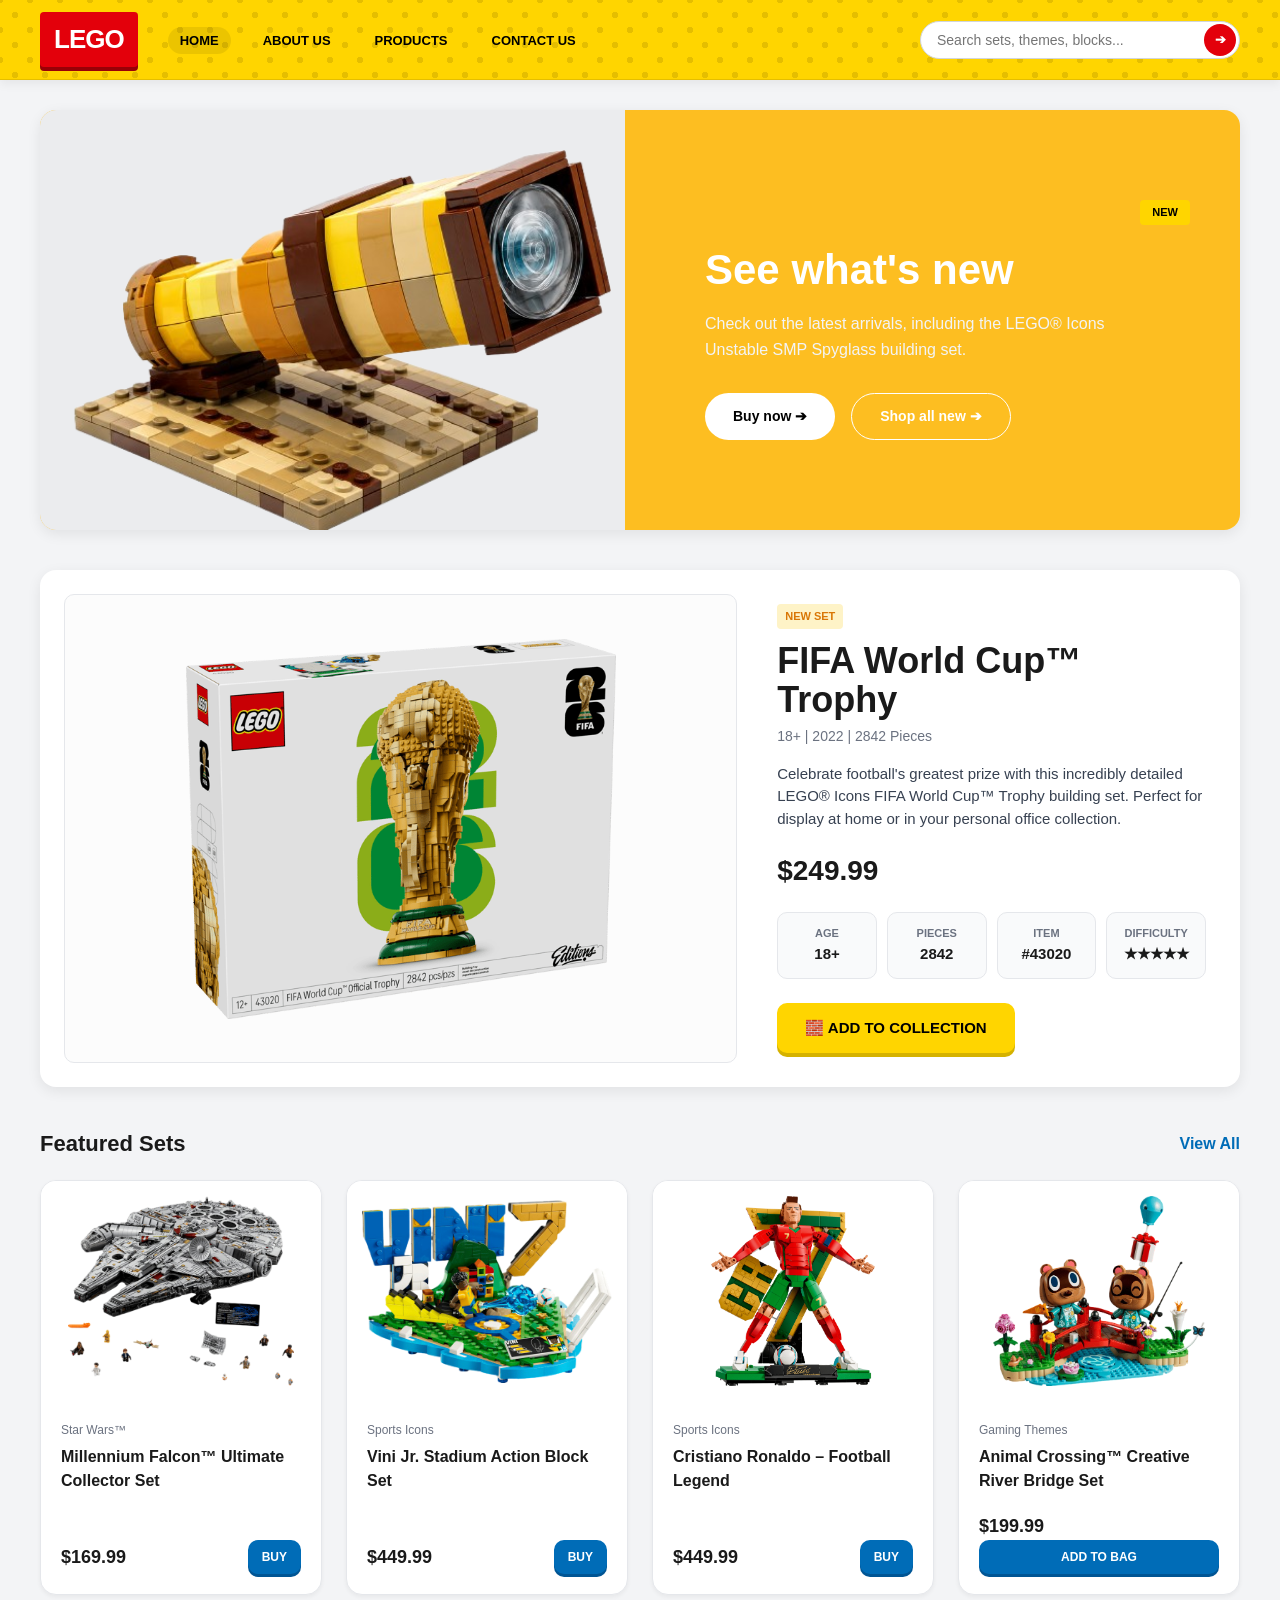
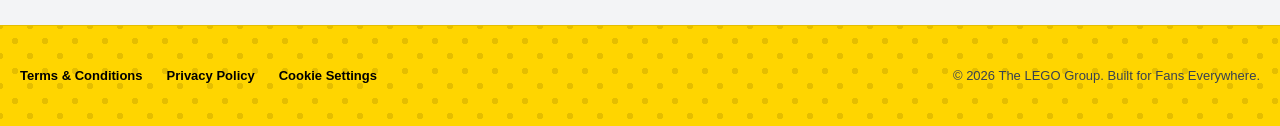
<file: index.html>
<!DOCTYPE html>
<html lang="en">
<head>
    <meta charset="UTF-8">
    <meta name="viewport" content="width=device-width, initial-scale=1.0">
    <title>LEGO® Official Store - Build Your World</title>
    <link rel="stylesheet" href="style.css">
</head>
<body>

    

    <header class="lego-stud-texture">
        <div class="nav-container">
            <div style="display: flex; align-items: center;">
                <a href="index.html" class="logo-link">
                    <div class="logo-square">LEGO</div>
                </a>
                <nav>
                    <ul>
                        <li><a href="index.html" class="active">Home</a></li>
                        <li><a href="aboutus.html">About Us</a></li>
                        <li><a href="products.html">Products</a></li>
                        <li><a href="contactus.html">Contact Us</a></li>
                    </ul>
                </nav>
            </div>
            <div class="search-container">
                <input type="text" placeholder="Search sets, themes, blocks...">
                <button>➔</button>
            </div>
        </div>
    </header>

    <main class="container">

        <section class="hero-showcase theme-banner spyglass-banner">
    <div class="banner-media">
        <img src="image-removebg-preview.png" alt="LEGO Unstable SMP Spyglass Set" class="main-banner-img">
    </div>

    <div class="banner-details">
        <span class="tag-new-pill">New</span>
        <h2>See what's new</h2>
        <p class="banner-description">
            Check out the latest arrivals, including the LEGO® Icons Unstable SMP Spyglass building set.
        </p>
        
        <div class="banner-actions">
            <a href="contactus.html" class="btn-pill btn-white">Buy now ➔</a>
            <a href="products.html" class="btn-pill btn-outline">Shop all new ➔</a>
        </div>
    </div>
</section>

        <section class="hero-showcase">
            <div class="hero-media-panel">
                <img src="image_946d3a.png" alt="FIFA World Cup Trophy Official LEGO Box">
            </div>
            <div class="hero-detail-panel">
                <span class="tag-new">New Set</span>
                <h1>FIFA World Cup™ Trophy</h1>
                <p class="hero-subtitle">18+ | 2022 | 2842 Pieces</p>
                <p class="hero-description">Celebrate football's greatest prize with this incredibly detailed LEGO® Icons FIFA World Cup™ Trophy building set. Perfect for display at home or in your personal office collection.</p>
                
                <div class="price-tag">$249.99</div>

                <div class="spec-row">
                    <div class="spec-tile"><span>Age</span><strong>18+</strong></div>
                    <div class="spec-tile"><span>Pieces</span><strong>2842</strong></div>
                    <div class="spec-tile"><span>Item</span><strong>#43020</strong></div>
                    <div class="spec-tile"><span>Difficulty</span><strong>★★★★★</strong></div>
                </div>

                <div>
                    <a href="contactus.html" class="btn-action">🧱 Add to Collection</a>
                </div>
            </div>
        </section>



        <section>
            <div class="grid-title-row">
                <h2 style="font-size: 22px; font-weight: 800;">Featured Sets</h2>
                <a href="products.html" style="color: var(--lego-blue); font-weight: 700; text-decoration: none;">View All</a>
            </div>

            <div class="product-gallery">
                <div class="product-card">
                    <div class="card-image-box">
                        <img src="image_947007.png" alt="Millennium Falcon Set">
                    </div>
                    <div class="card-body">
                        <div class="card-meta">Star Wars™</div>
                        <div class="card-title">Millennium Falcon™ Ultimate Collector Set</div>
                        <div class="card-footer">
                            <div class="card-price">$169.99</div>
                            <a href="contactus.html" class="btn-action btn-blue" style="padding: 8px 14px; font-size: 12px; box-shadow: 0 3px 0 #005594;">Buy</a>
                        </div>
                    </div>
                </div>

                <div class="product-card">
                    <div class="card-image-box">
                        <img src="image_946d40.png" alt="Vini Jr. Soccer Set">
                    </div>
                    <div class="card-body">
                        <div class="card-meta">Sports Icons</div>
                        <div class="card-title">Vini Jr. Stadium Action Block Set</div>
                        <div class="card-footer">
                            <div class="card-price">$449.99</div>
                            <a href="contactus.html" class="btn-action btn-blue" style="padding: 8px 14px; font-size: 12px; box-shadow: 0 3px 0 #005594;">Buy</a>
                        </div>
                    </div>
                </div>

                                <div class="product-card">
                    <div class="card-image-box">
                        <img src="image_21824.png" alt="Cristiano Ronaldo – Football Legend">
                    </div>
                    <div class="card-body">
                        <div class="card-meta">Sports Icons</div>
                        <div class="card-title">Cristiano Ronaldo – Football Legend</div>
                        <div class="card-footer">
                            <div class="card-price">$449.99</div>
                            <a href="contactus.html" class="btn-action btn-blue" style="padding: 8px 14px; font-size: 12px; box-shadow: 0 3px 0 #005594;">Buy</a>
                        </div>
                    </div>
                </div>

                <div class="product-card">
                    <div class="card-image-box">
                        <img src="image_9473c9.png" alt="Animal Crossing Set">
                    </div>
                    <div class="card-body">
                        <div class="card-meta">Gaming Themes</div>
                        <div class="card-title">Animal Crossing™ Creative River Bridge Set</div>
                        <div class="card-price" style="margin-top: 8px; font-size: 18px; font-weight: 800;">$199.99</div>
                        <div class="card-footer" style="padding-top: 0;">
                            <a href="contactus.html" class="btn-action btn-blue" style="width: 100%; padding: 8px; font-size: 12px; box-shadow: 0 3px 0 #005594;">Add To Bag</a>
                        </div>
                    </div>
                </div>
            </div>
        </section>
    </main>

    <footer class="lego-stud-texture">
        <div class="footer-content">
            <div class="footer-nav-links">
                <a href="#">Terms & Conditions</a>
                <a href="#">Privacy Policy</a>
                <a href="#">Cookie Settings</a>
            </div>
            <div class="footer-copyright">© 2026 The LEGO Group. Built for Fans Everywhere.</div>
        </div>
    </footer>

</body>
</html>
</file>
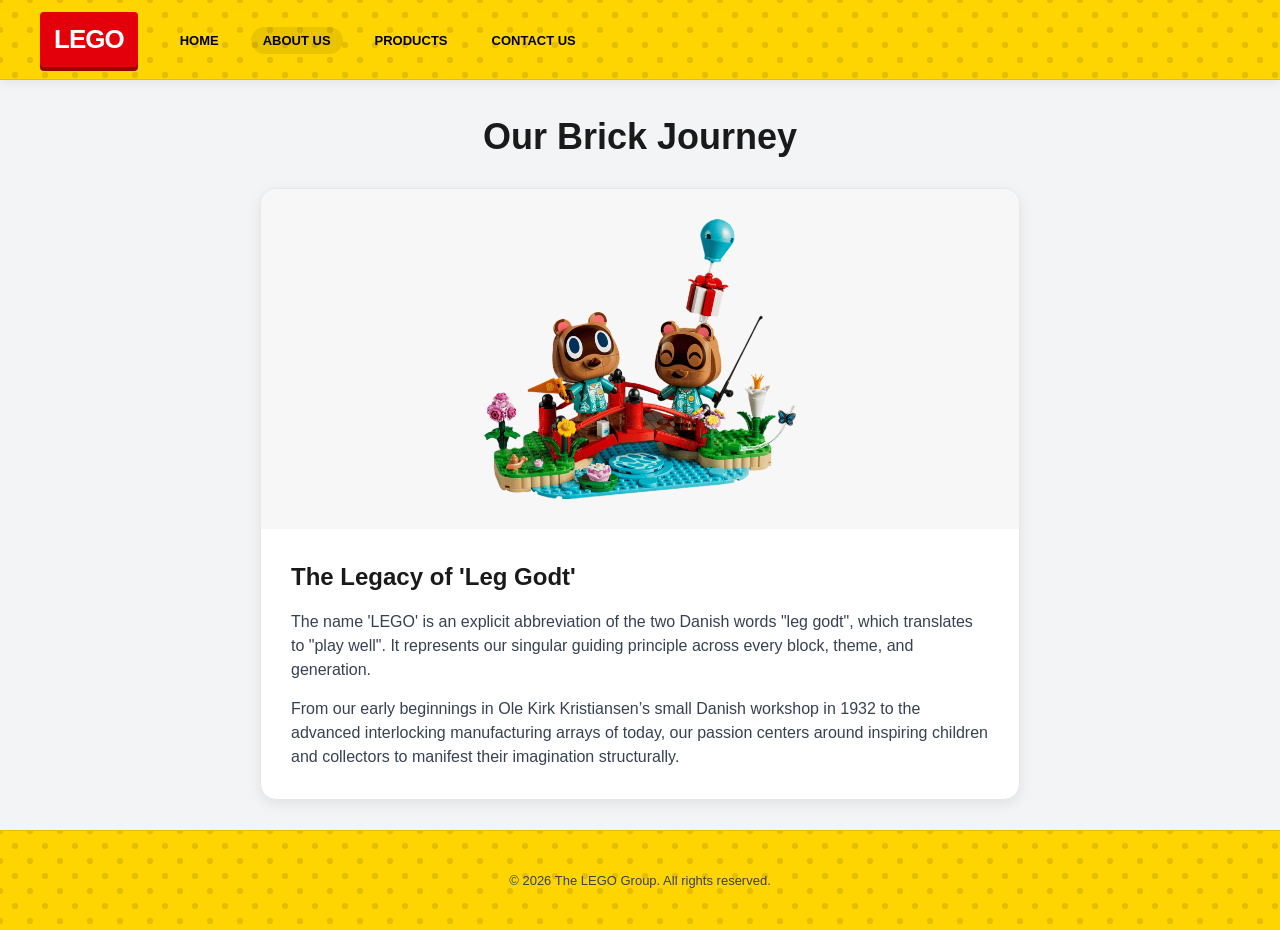
<file: aboutus.html>
<!DOCTYPE html>
<html lang="en">
<head>
    <meta charset="UTF-8">
    <meta name="viewport" content="width=device-width, initial-scale=1.0">
    <title>About Us - The LEGO Story</title>
    <link rel="stylesheet" href="style.css">
</head>
<body>

    <header class="lego-stud-texture">
        <div class="nav-container">
            <div style="display: flex; align-items: center;">
                <a href="index.html" class="logo-link"><div class="logo-square">LEGO</div></a>
                <nav>
                    <ul>
                        <li><a href="index.html">Home</a></li>
                        <li><a href="aboutus.html" class="active">About Us</a></li>
                        <li><a href="products.html">Products</a></li>
                        <li><a href="contactus.html">Contact Us</a></li>
                    </ul>
                </nav>
            </div>
        </div>
    </header>

    <main class="container" style="max-width: 800px;">
        <h1 style="font-size: 36px; font-weight: 800; margin-bottom: 24px; text-align: center;">Our Brick Journey</h1>
        
        <div class="form-card" style="padding: 0; overflow: hidden; margin-bottom: 30px; background-color: #fff;">
            <div style="background-color: #f7f7f7; display: flex; align-items: center; justify-content: center; padding: 30px;">
                <img src="image_9473c9.png" alt="Animal Crossing Creative Layout" style="max-width: 80%; max-height: 280px; object-fit: contain;">
            </div>
            <div style="padding: 30px;">
                <h2 style="margin-bottom: 15px; font-weight: 800;">The Legacy of 'Leg Godt'</h2>
                <p style="margin-bottom: 15px; color: #374151;">The name 'LEGO' is an explicit abbreviation of the two Danish words "leg godt", which translates to "play well". It represents our singular guiding principle across every block, theme, and generation.</p>
                <p style="color: #374151;">From our early beginnings in Ole Kirk Kristiansen’s small Danish workshop in 1932 to the advanced interlocking manufacturing arrays of today, our passion centers around inspiring children and collectors to manifest their imagination structurally.</p>
            </div>
        </div>
    </main>

    <footer class="lego-stud-texture">
        <div class="footer-content" style="justify-content: center;">
            <div class="footer-copyright">© 2026 The LEGO Group. All rights reserved.</div>
        </div>
    </footer>

</body>
</html>
</file>
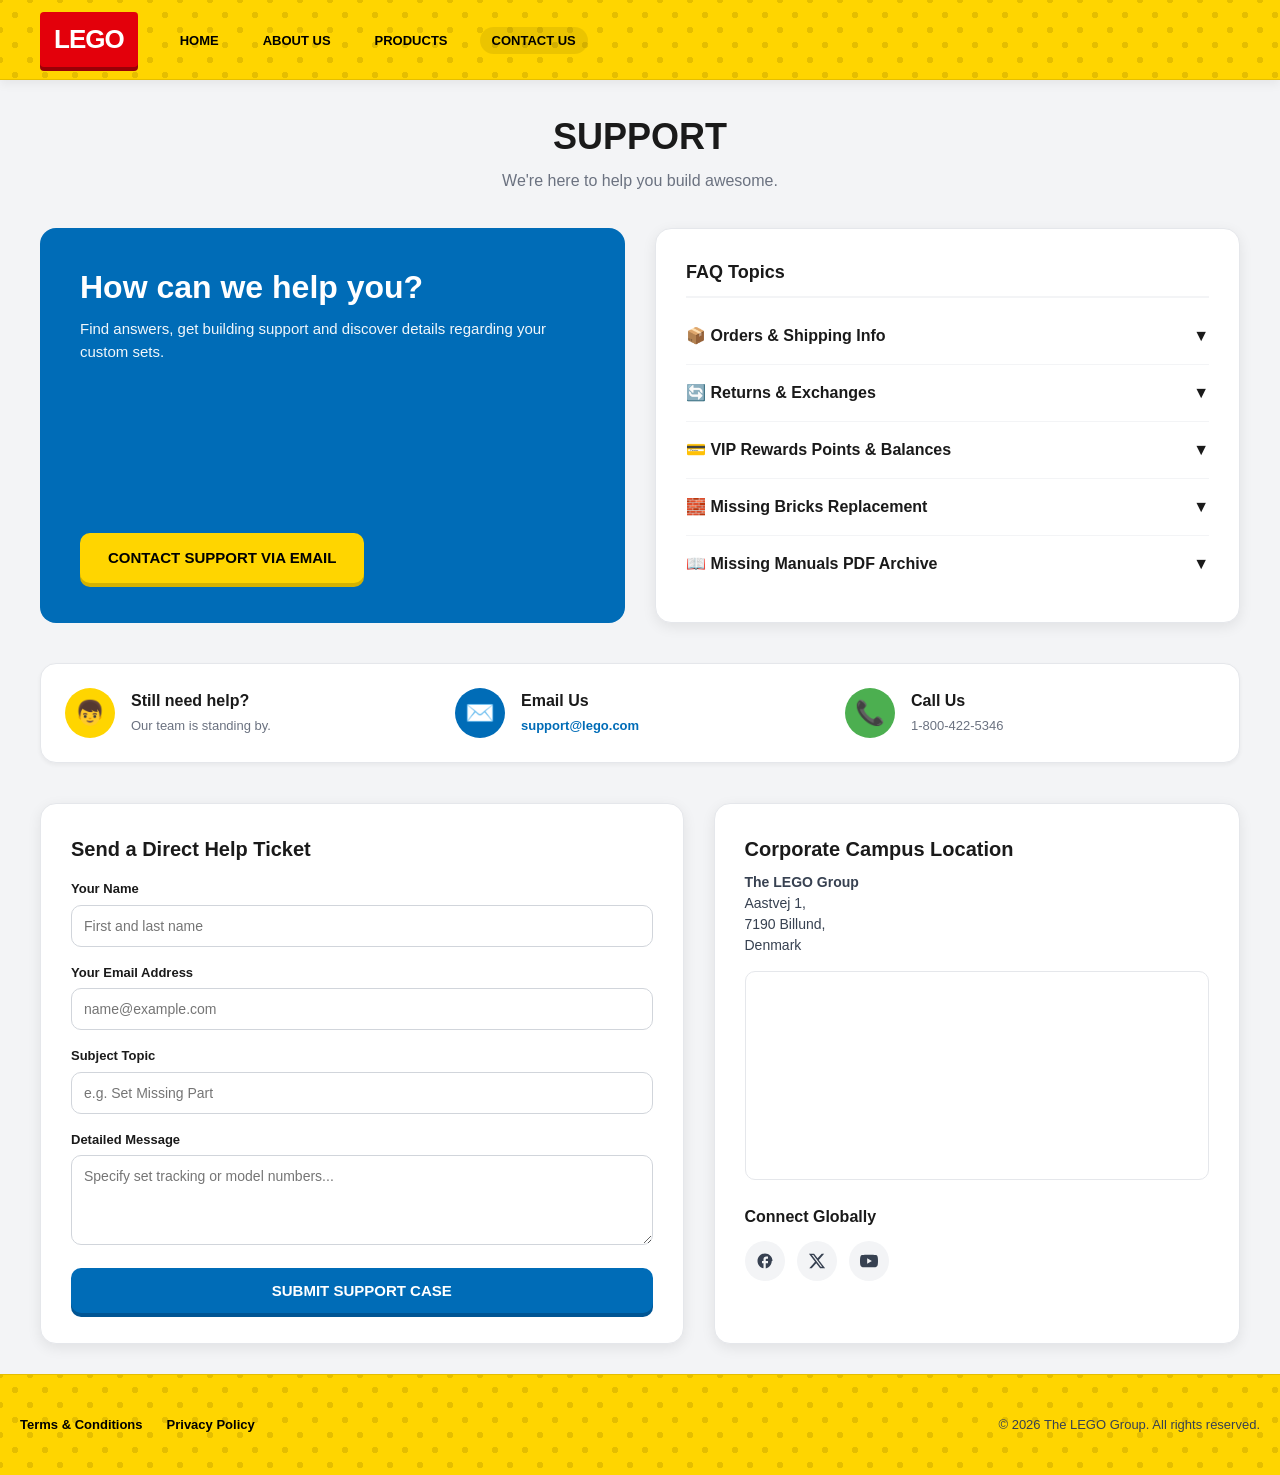
<file: contactus.html>
<!DOCTYPE html>
<html lang="en">
<head>
    <meta charset="UTF-8">
    <meta name="viewport" content="width=device-width, initial-scale=1.0">
    <title>Customer Service & Support - LEGO®</title>
    <link rel="stylesheet" href="style.css">
</head>
<body>

    <header class="lego-stud-texture">
        <div class="nav-container">
            <div style="display: flex; align-items: center;">
                <a href="index.html" class="logo-link"><div class="logo-square">LEGO</div></a>
                <nav>
                    <ul>
                        <li><a href="index.html">Home</a></li>
                        <li><a href="aboutus.html">About Us</a></li>
                        <li><a href="products.html">Products</a></li>
                        <li><a href="contactus.html" class="active">Contact Us</a></li>
                    </ul>
                </nav>
            </div>
        </div>
    </header>

    <main class="container">
        <h1 style="text-align: center; font-size: 36px; font-weight: 800; margin-bottom: 5px;">SUPPORT</h1>
        <p style="text-align: center; color: var(--text-muted); margin-bottom: 35px; font-weight: 500;">We're here to help you build awesome.</p>

        <div class="support-main-grid">
            <div class="support-banner-blue">
                <div>
                    <h2 style="font-size: 32px; font-weight: 800; margin-bottom: 12px; line-height: 1.2;">How can we help you?</h2>
                    <p style="font-size: 15px; opacity: 0.95;">Find answers, get building support and discover details regarding your custom sets.</p>
                </div>
                <div style="margin-top: 30px;">
                    <a href="mailto:support@lego.com" class="btn-action" style="background-color: var(--lego-yellow); color: black;">Contact Support via Email</a>
                </div>
            </div>

            <div class="faq-card-container">
                <h3 style="font-size: 18px; font-weight: 800; margin-bottom: 10px; border-bottom: 2px solid #F3F4F6; padding-bottom: 10px;">FAQ Topics</h3>
                <div class="faq-row-item"><span>📦 Orders & Shipping Info</span><span>▼</span></div>
                <div class="faq-row-item"><span>🔄 Returns & Exchanges</span><span>▼</span></div>
                <div class="faq-row-item"><span>💳 VIP Rewards Points & Balances</span><span>▼</span></div>
                <div class="faq-row-item"><span>🧱 Missing Bricks Replacement</span><span>▼</span></div>
                <div class="faq-row-item"><span>📖 Missing Manuals PDF Archive</span><span>▼</span></div>
            </div>
        </div>

        <div class="bottom-info-banner">
            <div class="info-banner-block">
                <div class="banner-avatar">👦</div>
                <div><strong>Still need help?</strong><br><span style="font-size: 13px; color: var(--text-muted);">Our team is standing by.</span></div>
            </div>
            <div class="info-banner-block">
                <div class="banner-avatar" style="background-color: #006CB7; color: white;">✉️</div>
                <div><strong>Email Us</strong><br><a href="mailto:support@lego.com" style="font-size: 13px; color: var(--lego-blue); font-weight: bold; text-decoration: none;">support@lego.com</a></div>
            </div>
            <div class="info-banner-block">
                <div class="banner-avatar" style="background-color: #4CAF50; color: white;">📞</div>
                <div><strong>Call Us</strong><br><span style="font-size: 13px; color: var(--text-muted);">1-800-422-5346</span></div>
            </div>
        </div>

        <div class="contact-split-grid">
            <div class="form-card">
                <h3 style="font-size: 20px; font-weight: 800; margin-bottom: 15px;">Send a Direct Help Ticket</h3>
                <form action="#" method="POST">
                    <div class="form-group">
                        <label for="usrname">Your Name</label>
                        <input type="text" id="usrname" name="name" required placeholder="First and last name">
                    </div>
                    <div class="form-group">
                        <label for="usrmail">Your Email Address</label>
                        <input type="email" id="usrmail" name="email" required placeholder="name@example.com">
                    </div>
                    <div class="form-group">
                        <label for="usrsubject">Subject Topic</label>
                        <input type="text" id="usrsubject" name="subject" required placeholder="e.g. Set Missing Part">
                    </div>
                    <div class="form-group">
                        <label for="usrmessage">Detailed Message</label>
                        <textarea id="usrmessage" name="message" rows="4" required placeholder="Specify set tracking or model numbers..."></textarea>
                    </div>
                    <button type="submit" class="btn-action btn-blue" style="width: 100%;">Submit Support Case</button>
                </form>
            </div>

            <div class="location-card">
                <h3 style="font-size: 20px; font-weight: 800; margin-bottom: 8px;">Corporate Campus Location</h3>
                <p style="font-size: 14px; color: #374151; line-height: 1.5;">
                    <strong>The LEGO Group</strong><br>
                    Aastvej 1,<br>
                    7190 Billund,<br>
                    Denmark
                </p>

                <div class="map-embed-frame">
                    <iframe width="100%" height="200" frameborder="0" scrolling="no" src="https://www.openstreetmap.org/export/embed.html?bbox=9.112%2C55.729%2C9.122%2C55.735&amp;layer=mapnik&amp;marker=55.732%2C9.117" style="border:0;"></iframe>
                </div>

                <h3 style="font-size: 16px; font-weight: 800; margin-top: 25px; margin-bottom: 10px;">Connect Globally</h3>
                <div class="social-bar">
                    <a href="https://facebook.com" class="social-circle-link" target="_blank" title="Facebook">
                        <svg viewBox="0 0 24 24"><path d="M22 12c0-5.52-4.48-10-10-10S2 6.48 2 12c0 4.84 3.44 8.87 8 9.8V15H8v-3h2V9.5C10 7.57 11.57 6 13.5 6H16v3h-2c-.55 0-1 .45-1 1v2h3v3h-3v6.95c4.56-.93 8-4.96 8-9.8z"/></svg>
                    </a>
                    <a href="https://twitter.com" class="social-circle-link" target="_blank" title="X (Twitter)">
                        <svg viewBox="0 0 24 24"><path d="M18.244 2.25h3.308l-7.227 8.26 8.502 11.24H16.17l-5.214-6.817L4.99 21.75H1.68l7.73-8.835L1.254 2.25H8.08l4.713 6.231zm-1.161 17.52h1.833L7.084 4.126H5.117z"/></svg>
                    </a>
                    <a href="https://youtube.com" class="social-circle-link" target="_blank" title="YouTube">
                        <svg viewBox="0 0 24 24"><path d="M23.498 6.186a3.016 3.016 0 0 0-2.122-2.136C19.505 3.545 12 3.545 12 3.545s-7.505 0-9.377.505A3.017 3.017 0 0 0 .502 6.186C0 8.07 0 12 0 12s0 3.93.502 5.814a3.016 3.016 0 0 0 2.122 2.136c1.871.505 9.376.505 9.376.505s7.505 0 9.377-.505a3.015 3.015 0 0 0 2.122-2.136C24 15.93 24 12 24 12s0-3.93-.502-5.814zM9.545 15.568V8.432L15.818 12l-6.273 3.568z"/></svg>
                    </a>
                </div>
            </div>
        </div>
    </main>

    <footer class="lego-stud-texture">
        <div class="footer-content">
            <div class="footer-nav-links">
                <a href="#">Terms & Conditions</a>
                <a href="#">Privacy Policy</a>
            </div>
            <div class="footer-copyright">© 2026 The LEGO Group. All rights reserved.</div>
        </div>
    </footer>

</body>
</html>
</file>
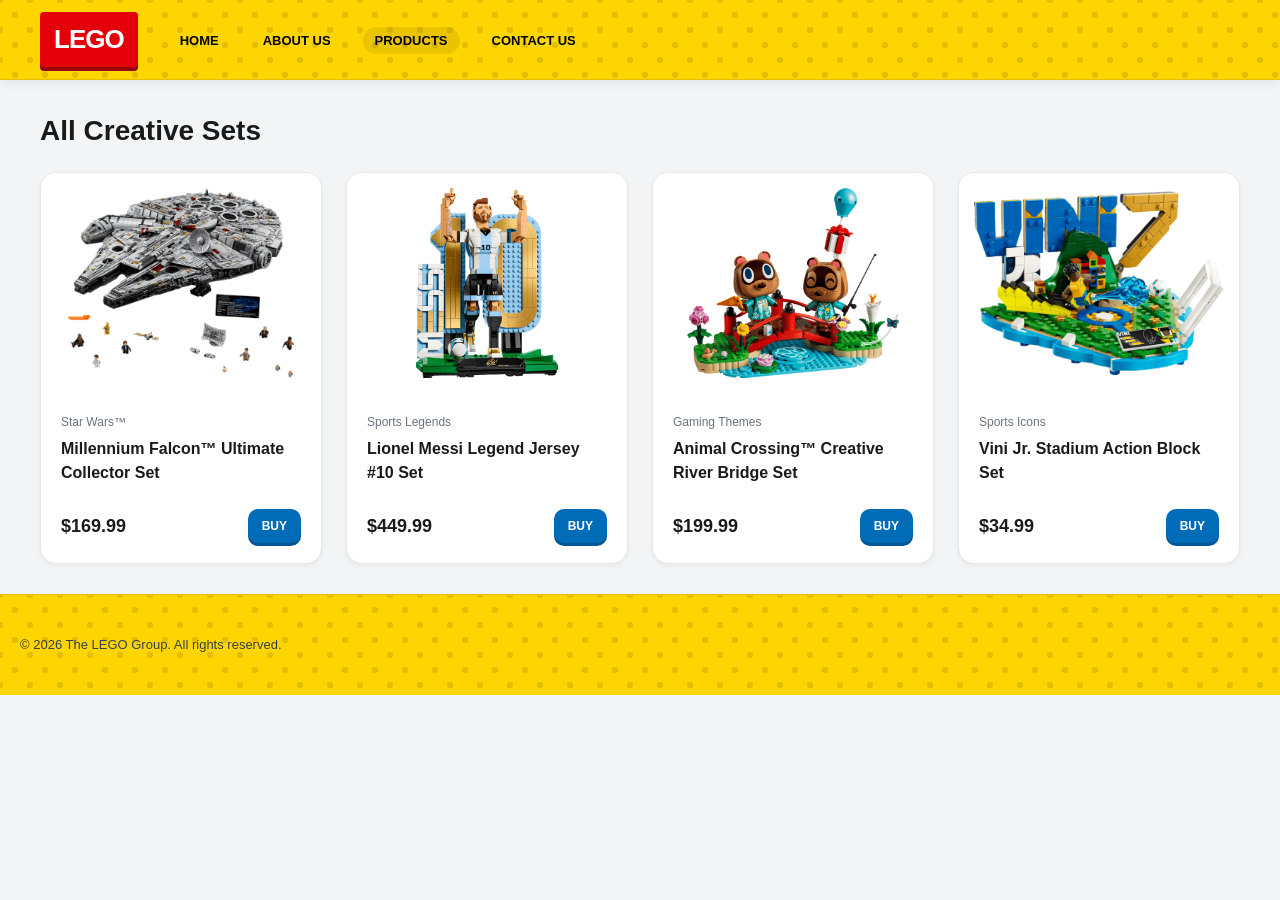
<file: products.html>
<!DOCTYPE html>
<html lang="en">
<head>
    <meta charset="UTF-8">
    <meta name="viewport" content="width=device-width, initial-scale=1.0">
    <title>Products Catalog - LEGO® Sets</title>
    <link rel="stylesheet" href="style.css">
</head>
<body>

    <header class="lego-stud-texture">
        <div class="nav-container">
            <div style="display: flex; align-items: center;">
                <a href="index.html" class="logo-link"><div class="logo-square">LEGO</div></a>
                <nav>
                    <ul>
                        <li><a href="index.html">Home</a></li>
                        <li><a href="aboutus.html">About Us</a></li>
                        <li><a href="products.html" class="active">Products</a></li>
                        <li><a href="contactus.html">Contact Us</a></li>
                    </ul>
                </nav>
            </div>
        </div>
    </header>

    <main class="container">
        <div class="grid-title-row">
            <h1 style="font-size: 28px; font-weight: 800;">All Creative Sets</h1>
        </div>

        <div class="product-gallery">
            <div class="product-card">
                <div class="card-image-box"><img src="image_947007.png" alt="Millennium Falcon"></div>
                <div class="card-body">
                    <div class="card-meta">Star Wars™</div>
                    <div class="card-title">Millennium Falcon™ Ultimate Collector Set</div>
                    <div class="card-footer"><div class="card-price">$169.99</div><a href="contactus.html" class="btn-action btn-blue" style="padding: 8px 14px; font-size: 12px; box-shadow: 0 3px 0 #005594;">Buy</a></div>
                </div>
            </div>

            <div class="product-card">
                <div class="card-image-box"><img src="image_946d5b.png" alt="Messi Set"></div>
                <div class="card-body">
                    <div class="card-meta">Sports Legends</div>
                    <div class="card-title">Lionel Messi Legend Jersey #10 Set</div>
                    <div class="card-footer"><div class="card-price">$449.99</div><a href="contactus.html" class="btn-action btn-blue" style="padding: 8px 14px; font-size: 12px; box-shadow: 0 3px 0 #005594;">Buy</a></div>
                </div>
            </div>

            <div class="product-card">
                <div class="card-image-box"><img src="image_9473c9.png" alt="Animal Crossing Bridge"></div>
                <div class="card-body">
                    <div class="card-meta">Gaming Themes</div>
                    <div class="card-title">Animal Crossing™ Creative River Bridge Set</div>
                    <div class="card-footer"><div class="card-price">$199.99</div><a href="contactus.html" class="btn-action btn-blue" style="padding: 8px 14px; font-size: 12px; box-shadow: 0 3px 0 #005594;">Buy</a></div>
                </div>
            </div>

            <div class="product-card">
                <div class="card-image-box"><img src="image_946d40.png" alt="Vini Jr. Stadium"></div>
                <div class="card-body">
                    <div class="card-meta">Sports Icons</div>
                    <div class="card-title">Vini Jr. Stadium Action Block Set</div>
                    <div class="card-footer"><div class="card-price">$34.99</div><a href="contactus.html" class="btn-action btn-blue" style="padding: 8px 14px; font-size: 12px; box-shadow: 0 3px 0 #005594;">Buy</a></div>
                </div>
            </div>
        </div>
    </main>

    <footer class="lego-stud-texture">
        <div class="footer-content">
            <div class="footer-copyright">© 2026 The LEGO Group. All rights reserved.</div>
        </div>
    </footer>

</body>
</html>
</file>
<file: style.css>
/* --- Global Resets & Fonts --- */
* {
    margin: 0;
    padding: 0;
    box-sizing: border-box;
    font-family: -apple-system, BlinkMacSystemFont, "Segoe UI", Roboto, Helvetica, Arial, sans-serif;
}

:root {
    --lego-yellow: #FFD500;
    --lego-red: #E3000B;
    --lego-blue: #006CB7;
    --lego-dark-blue: #004B80;
    --bg-light: #F3F4F6;
    --text-dark: #1A1A1A;
    --text-muted: #6B7280;
    --white: #FFFFFF;
    --radius-sm: 4px;
    --radius-md: 10px;
    --radius-lg: 16px;
    --shadow-sm: 0 2px 4px rgba(0,0,0,0.05);
    --shadow-md: 0 4px 14px rgba(0,0,0,0.08);
}

body {
    background-color: var(--bg-light);
    color: var(--text-dark);
    line-height: 1.5;
}

/* --- Simulated LEGO Brick Stud Texture for Header & Footer --- */
.lego-stud-texture {
    background-color: var(--lego-yellow);
    background-image: radial-gradient(#e5be00 15%, transparent 16%),
                      radial-gradient(#e5be00 15%, transparent 16%);
    background-size: 30px 30px;
    background-position: 0 0, 15px 15px;
}

/* --- Header / Navigation --- */
header {
    border-bottom: 1px solid #E5BE00;
    position: sticky;
    top: 0;
    z-index: 1000;
    box-shadow: 0 4px 10px rgba(0,0,0,0.06);
}

.nav-container {
    max-width: 1240px;
    margin: 0 auto;
    display: flex;
    justify-content: space-between;
    align-items: center;
    padding: 12px 20px;
}

.logo-link {
    text-decoration: none;
}

.logo-square {
    background-color: var(--lego-red);
    color: var(--white);
    font-weight: 900;
    font-size: 26px;
    padding: 8px 14px;
    text-transform: uppercase;
    letter-spacing: -1px;
    border-radius: var(--radius-sm);
    box-shadow: 0 4px 0px #990007;
    display: inline-block;
}

nav ul {
    display: flex;
    list-style: none;
    gap: 20px;
    margin-left: 30px;
}

nav ul li a {
    text-decoration: none;
    color: #000000;
    font-weight: 700;
    text-transform: uppercase;
    font-size: 13px;
    padding: 6px 12px;
    border-radius: 20px;
    transition: all 0.2s;
}

nav ul li a:hover, nav ul li a.active {
    background-color: rgba(0, 0, 0, 0.08);
}

.search-container {
    display: flex;
    align-items: center;
    position: relative;
    width: 320px;
}

.search-container input {
    width: 100%;
    padding: 10px 40px 10px 16px;
    border: 1px solid #D1D5DB;
    border-radius: 24px;
    outline: none;
    font-size: 14px;
}

.search-container button {
    position: absolute;
    right: 4px;
    background-color: var(--lego-red);
    color: white;
    border: none;
    width: 32px;
    height: 32px;
    border-radius: 50%;
    cursor: pointer;
    font-weight: bold;
}

/* --- Layout Containers --- */
.container {
    max-width: 1240px;
    margin: 30px auto;
    padding: 0 20px;
}

/* --- Main Hero Section Layout --- */
.hero-showcase {
    display: grid;
    grid-template-columns: 1.2fr 0.8fr;
    gap: 30px;
    background-color: var(--white);
    border-radius: var(--radius-lg);
    padding: 24px;
    box-shadow: var(--shadow-md);
    margin-bottom: 40px;
}

.hero-media-panel {
    background-color: #fcfcfc;
    border-radius: var(--radius-md);
    overflow: hidden;
    position: relative;
    min-height: 400px;
    display: flex;
    align-items: center;
    justify-content: center;
    border: 1px solid #E5E7EB;
}

.hero-media-panel img {
    max-width: 90%;
    max-height: 380px;
    object-fit: contain;
}

.hero-detail-panel {
    padding: 10px;
    display: flex;
    flex-direction: column;
    justify-content: center;
}

.tag-new {
    background-color: #FEF3C7;
    color: #D97706;
    font-weight: 800;
    font-size: 11px;
    text-transform: uppercase;
    padding: 4px 8px;
    border-radius: var(--radius-sm);
    align-self: flex-start;
    margin-bottom: 12px;
}

.hero-detail-panel h1 {
    font-size: 36px;
    font-weight: 800;
    line-height: 1.1;
    margin-bottom: 6px;
}

.hero-subtitle {
    color: var(--text-muted);
    font-size: 14px;
    margin-bottom: 16px;
}

.hero-description {
    color: #374151;
    font-size: 15px;
    margin-bottom: 20px;
}

.price-tag {
    font-size: 28px;
    font-weight: 800;
    margin-bottom: 20px;
}

/* Spec Info Boxes Layout */
.spec-row {
    display: grid;
    grid-template-columns: repeat(4, 1fr);
    gap: 10px;
    margin-bottom: 24px;
}

.spec-tile {
    background-color: #F9FAFB;
    border: 1px solid #E5E7EB;
    border-radius: var(--radius-md);
    padding: 12px;
    text-align: center;
}

.spec-tile span {
    display: block;
    font-size: 11px;
    color: var(--text-muted);
    text-transform: uppercase;
    font-weight: 600;
}

.spec-tile strong {
    font-size: 15px;
    color: var(--text-dark);
}

/* --- Buttons --- */
.btn-action {
    background-color: var(--lego-yellow);
    color: #000000;
    border: none;
    padding: 14px 28px;
    border-radius: var(--radius-md);
    font-weight: 800;
    font-size: 15px;
    cursor: pointer;
    display: inline-flex;
    align-items: center;
    justify-content: center;
    gap: 10px;
    box-shadow: 0 4px 0px #D5B200;
    text-transform: uppercase;
    transition: transform 0.1s;
    text-decoration: none;
}

.btn-action:active {
    transform: translateY(2px);
    box-shadow: 0 2px 0px #D5B200;
}

.btn-blue {
    background-color: var(--lego-blue);
    color: white;
    box-shadow: 0 4px 0px #005594;
}
.btn-blue:active {
    box-shadow: 0 2px 0px #005594;
}

/* --- Product Grid --- */
.grid-title-row {
    display: flex;
    justify-content: space-between;
    align-items: center;
    margin-bottom: 20px;
}

.product-gallery {
    display: grid;
    grid-template-columns: repeat(auto-fill, minmax(280px, 1fr));
    gap: 24px;
}

.product-card {
    background-color: var(--white);
    border-radius: var(--radius-lg);
    overflow: hidden;
    box-shadow: var(--shadow-sm);
    border: 1px solid #E5E7EB;
    display: flex;
    flex-direction: column;
    transition: transform 0.2s, box-shadow 0.2s;
}

.product-card:hover {
    transform: translateY(-4px);
    box-shadow: var(--shadow-md);
}

.card-image-box {
    height: 220px;
    background-color: #FFFFFF;
    overflow: hidden;
    position: relative;
    display: flex;
    align-items: center;
    justify-content: center;
    padding: 15px;
}

.card-image-box img {
    max-width: 100%;
    max-height: 100%;
    object-fit: contain;
}

.card-body {
    padding: 20px;
    display: flex;
    flex-direction: column;
    flex-grow: 1;
}

.card-meta {
    font-size: 12px;
    color: var(--text-muted);
    margin-bottom: 6px;
}

.card-title {
    font-size: 16px;
    font-weight: 700;
    margin-bottom: 12px;
    color: var(--text-dark);
}

.card-footer {
    margin-top: auto;
    display: flex;
    justify-content: space-between;
    align-items: center;
    padding-top: 12px;
}

.card-price {
    font-size: 18px;
    font-weight: 800;
}

/* --- Support Layout --- */
.support-main-grid {
    display: grid;
    grid-template-columns: 1fr 1fr;
    gap: 30px;
    margin-bottom: 40px;
}

.support-banner-blue {
    background-color: var(--lego-blue);
    color: var(--white);
    border-radius: var(--radius-lg);
    padding: 40px;
    background-image: linear-gradient(135deg, var(--lego-blue) 0%, var(--lego-dark-blue) 100__);
    display: flex;
    flex-direction: column;
    justify-content: space-between;
}

.faq-card-container {
    background-color: var(--white);
    border-radius: var(--radius-lg);
    padding: 30px;
    box-shadow: var(--shadow-md);
    border: 1px solid #E5E7EB;
}

.faq-row-item {
    border-bottom: 1px solid #F3F4F6;
    padding: 16px 0;
    display: flex;
    justify-content: space-between;
    align-items: center;
    cursor: pointer;
    font-weight: 600;
}

.faq-row-item:last-child {
    border-bottom: none;
}

/* --- Info Links Banner --- */
.bottom-info-banner {
    background-color: var(--white);
    border-radius: var(--radius-lg);
    padding: 24px;
    box-shadow: var(--shadow-sm);
    border: 1px solid #E5E7EB;
    display: grid;
    grid-template-columns: repeat(auto-fit, minmax(220px, 1fr));
    gap: 20px;
    margin-bottom: 40px;
}

.info-banner-block {
    display: flex;
    align-items: center;
    gap: 16px;
}

.info-banner-block .banner-avatar {
    width: 50px;
    height: 50px;
    border-radius: 50%;
    background-color: var(--lego-yellow);
    display: flex;
    align-items: center;
    justify-content: center;
    font-size: 24px;
}

/* --- Contact & Forms --- */
.contact-split-grid {
    display: grid;
    grid-template-columns: 1.1fr 0.9fr;
    gap: 30px;
}

.form-card {
    background: var(--white);
    padding: 30px;
    border-radius: var(--radius-lg);
    box-shadow: var(--shadow-md);
    border: 1px solid #E5E7EB;
}

.form-group {
    margin-bottom: 16px;
}

.form-group label {
    display: block;
    font-weight: 700;
    font-size: 13px;
    margin-bottom: 6px;
}

.form-group input, .form-group textarea {
    width: 100%;
    padding: 12px;
    border: 1px solid #D1D5DB;
    border-radius: var(--radius-md);
    outline: none;
    font-size: 14px;
}

.form-group input:focus, .form-group textarea:focus {
    border-color: var(--lego-blue);
}

.location-card {
    background: var(--white);
    padding: 30px;
    border-radius: var(--radius-lg);
    box-shadow: var(--shadow-md);
    border: 1px solid #E5E7EB;
}

.map-embed-frame {
    border-radius: var(--radius-md);
    overflow: hidden;
    border: 1px solid #E5E7EB;
    margin-top: 15px;
}

.social-bar {
    display: flex;
    gap: 12px;
    margin-top: 12px;
}

.social-circle-link {
    width: 40px;
    height: 40px;
    border-radius: 50%;
    background-color: #F3F4F6;
    display: flex;
    align-items: center;
    justify-content: center;
    text-decoration: none;
    transition: background-color 0.2s;
}

.social-circle-link:hover {
    background-color: var(--lego-yellow);
}

.social-circle-link svg {
    width: 18px;
    height: 18px;
    fill: #374151;
}

/* --- Footer --- */
footer {
    padding: 40px 20px;
    border-top: 1px solid #E5BE00;
}

.footer-content {
    max-width: 1240px;
    margin: 0 auto;
    display: flex;
    justify-content: space-between;
    align-items: center;
    flex-wrap: wrap;
    gap: 20px;
}

.footer-nav-links {
    display: flex;
    gap: 24px;
}

.footer-nav-links a {
    color: #000000;
    text-decoration: none;
    font-size: 13px;
    font-weight: 600;
}

.footer-nav-links a:hover {
    text-decoration: underline;
}

.footer-copyright {
    font-size: 13px;
    color: #374151;
    font-weight: 500;
}

/* --- Responsive Rules --- */
@media (max-width: 900px) {
    .hero-showcase, .support-main-grid, .contact-split-grid {
        grid-template-columns: 1fr;
    }
    .search-container {
        display: none;
    }
}



/* --- Split-Screen Spyglass Theme Banner --- */

/* Container Setup */
.hero-showcase.theme-banner.spyglass-banner {
    display: grid;
    grid-template-columns: 1fr 1fr; /* Exact 50/50 split */
    padding: 0; /* Let background colors bleed edge-to-edge */
    overflow: hidden;
    background-color: #ffb702de; /* Purple background from screenshot */
    border-radius: var(--radius-lg);
    box-shadow: var(--shadow-md);
    margin-bottom: 40px;
    border: none;
}

/* Left Media Panel */
.spyglass-banner .banner-media {
    position: relative;
    background-color: #EBECEE; /* Light gray background for image section */
    display: flex;
    align-items: center;
    justify-content: center;
    min-height: 420px;
}

.spyglass-banner .main-banner-img {
    width: 100%;
    height: 100%;
    object-fit: cover; /* Ensures lifestyle image spans correctly */
}

/* Right Text Details Panel */
.spyglass-banner .banner-details {
    padding: 60px 50px;
    display: flex;
    flex-direction: column;
    justify-content: center;
    align-items: flex-start;
    color: #ffffff;
}

/* "New" Tag Pill aligned to the top-right over the text panel */
.spyglass-banner .tag-new-pill {
    background-color: #FFD500; /* Official LEGO Yellow */
    color: #000000;
    font-weight: 800;
    font-size: 11px;
    text-transform: uppercase;
    padding: 4px 12px;
    border-radius: 4px;
    margin-bottom: 20px;
    align-self: flex-end; 
}

/* Typography styles matching the reference image layout */
.spyglass-banner .banner-details h2 {
    font-size: 42px;
    font-weight: 800;
    margin-bottom: 16px;
    line-height: 1.2;
}

.spyglass-banner .banner-description {
    font-size: 16px;
    color: #f3f4f6;
    margin-bottom: 30px;
    max-width: 440px;
    line-height: 1.6;
}

/* Pill Shape Action Controls */
.spyglass-banner .banner-actions {
    display: flex;
    gap: 16px;
    flex-wrap: wrap;
}

.spyglass-banner .btn-pill {
    display: inline-flex;
    align-items: center;
    justify-content: center;
    padding: 12px 28px;
    border-radius: 30px; /* Fully rounded buttons */
    font-weight: 700;
    font-size: 14px;
    text-decoration: none;
    transition: background-color 0.2s ease, transform 0.1s ease;
}

/* White Call-to-Action Pill */
.spyglass-banner .btn-white {
    background-color: #ffffff;
    color: #000000;
}

.spyglass-banner .btn-white:hover {
    background-color: #f3f4f6;
}

/* Secondary Transparent Outline Pill */
.spyglass-banner .btn-outline {
    background-color: transparent;
    color: #ffffff;
    border: 1px solid #ffffff;
}

.spyglass-banner .btn-outline:hover {
    background-color: rgba(255, 255, 255, 0.1);
}

/* Responsive adjustment for small screens */
@media (max-width: 900px) {
    .hero-showcase.theme-banner.spyglass-banner {
        grid-template-columns: 1fr; /* Stacks vertically on mobile view */
    }
    .spyglass-banner .banner-details {
        padding: 40px 24px;
    }
    .spyglass-banner .tag-new-pill {
        align-self: flex-start; /* Correct placement adjustment for mobile grids */
    }
}
</file>
